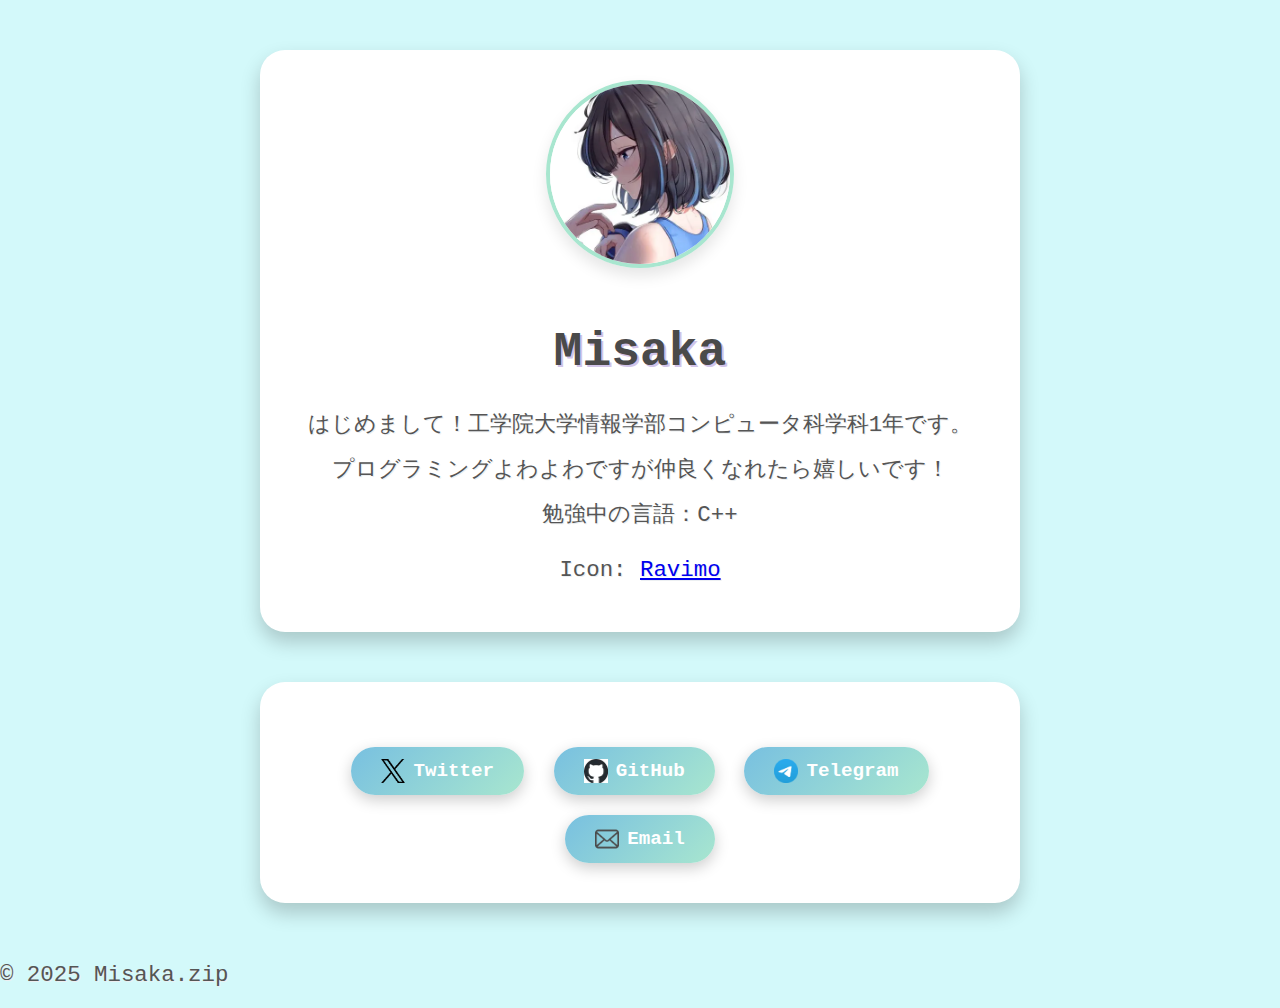
<file: index.html>
<!DOCTYPE html>
<html lang="ja">
<head>
    <meta charset="UTF-8">
    <meta name="description" content="Misakaのプロフィールページです。">
    <meta name="keywords" content="プロフィール, Misaka">
    <meta name="viewport" content="width=device-width, initial-scale=1.0">
    <title>Misakaのプロフィール</title>
    <link rel="stylesheet" href="styles.css">
</head>
<body>
    <header>
        <div class="container">
            <img src="/images/icon.webp" alt="Misakaのアイコン" class="profile-image">
            <h1>Misaka</h1>
            <p>はじめまして！工学院大学情報学部コンピュータ科学科1年です。<br>プログラミングよわよわですが仲良くなれたら嬉しいです！ <br>勉強中の言語：C++</p>
            <p>Icon: <a href="https://www.pixiv.net/users/60562229" target="_blank" rel="noopener noreferrer">Ravimo</a></p>
        </div>
    </header>

    <main>
        <div class="container">
            <div class="links">
                <a href="https://x.com/misakazip" class="link" target="_blank" rel="noopener noreferrer">
                    <img src="/images/x.webp" alt="X">
                    Twitter
                </a>
                <a href="https://github.com/misakazip" class="link" target="_blank" rel="noopener noreferrer">
                    <img src="/images/github.webp" alt="GitHub">
                    GitHub
                </a>
                <a href="https://t.me/misakazip" class="link" target="_blank" rel="noopener noreferrer">
                    <img src="/images/telegram.webp" alt="Telegram">
                    Telegram
                </a>
                <a id="email-link" class="link" target="_blank" rel="noopener noreferrer">
                    <img src="/images/email.webp" alt="Email">
                    Email
                </a>
            </div>
        </div>
    </main>

    <footer>
        <p>© 2025 Misaka.zip</p>
    </footer>

    <script src="index.js"></script>
    <script>
        document.addEventListener("DOMContentLoaded", function() {
            initializeEmailLink("d2Vic2l0ZUBtaXNha2Euemlw", "email-link");
        });
    </script>
</body>
</html>
</file>
<file: styles.css>
:root {
    --primary-color: #78c0e0;
    --secondary-color: #a8e6cf;
    --background-color: #D3F9FA;
    --text-color: #333;
    --link-text-color: #ffffff;
    --container-background: #ffffff;
    --container-shadow: rgba(0, 0, 0, 0.2);
}

body {
    font-family: 'Courier New', Courier, monospace;
    background-color: var(--background-color);
    color: var(--text-color);
    margin: 0;
    padding: 0;
}

.container {
    max-width: 700px;
    margin: 50px auto;
    text-align: center;
    padding: 30px;
    border-radius: 25px;
    background: var(--container-background);
    box-shadow: 0 10px 20px var(--container-shadow);
}

h1 {
    font-size: 3em;
    margin-bottom: 0.5em;
    color: #4a4a4a;
    text-shadow: 2px 2px #d1c4e9;
}

p {
    font-size: 1.4em;
    line-height: 2;
    margin: 10px 0;
    color: #555;
    text-shadow: 1px 1px #eceff1;
}

.links {
    margin-top: 25px;
}

.link {
    text-decoration: none;
    color: var(--link-text-color);
    background: linear-gradient(135deg, var(--primary-color), var(--secondary-color));
    padding: 12px 30px;
    border-radius: 30px;
    margin: 10px;
    display: inline-flex;
    align-items: center;
    font-size: 1.2em;
    font-weight: bold;
    box-shadow: 0 5px 15px rgba(0, 0, 0, 0.2);
    transition: transform 0.3s ease, box-shadow 0.3s ease;
}

.link:hover {
    transform: scale(1.1);
    box-shadow: 0 8px 20px rgba(0, 0, 0, 0.3);
}

.link img {
    width: 24px;
    height: 24px;
    margin-right: 8px;
}

.profile-image {
    width: 180px;
    height: 180px;
    border-radius: 50%;
    object-fit: cover;
    box-shadow: 0 8px 15px rgba(0, 0, 0, 0.1);
    margin-bottom: 20px;
    border: 4px solid var(--secondary-color);
}

footer {
    margin-top: 50px;
    font-size: 1em;
    color: #888;
}

footer a {
    color: var(--primary-color);
    text-decoration: none;
}

footer a:hover {
    text-decoration: underline;
}
</file>
